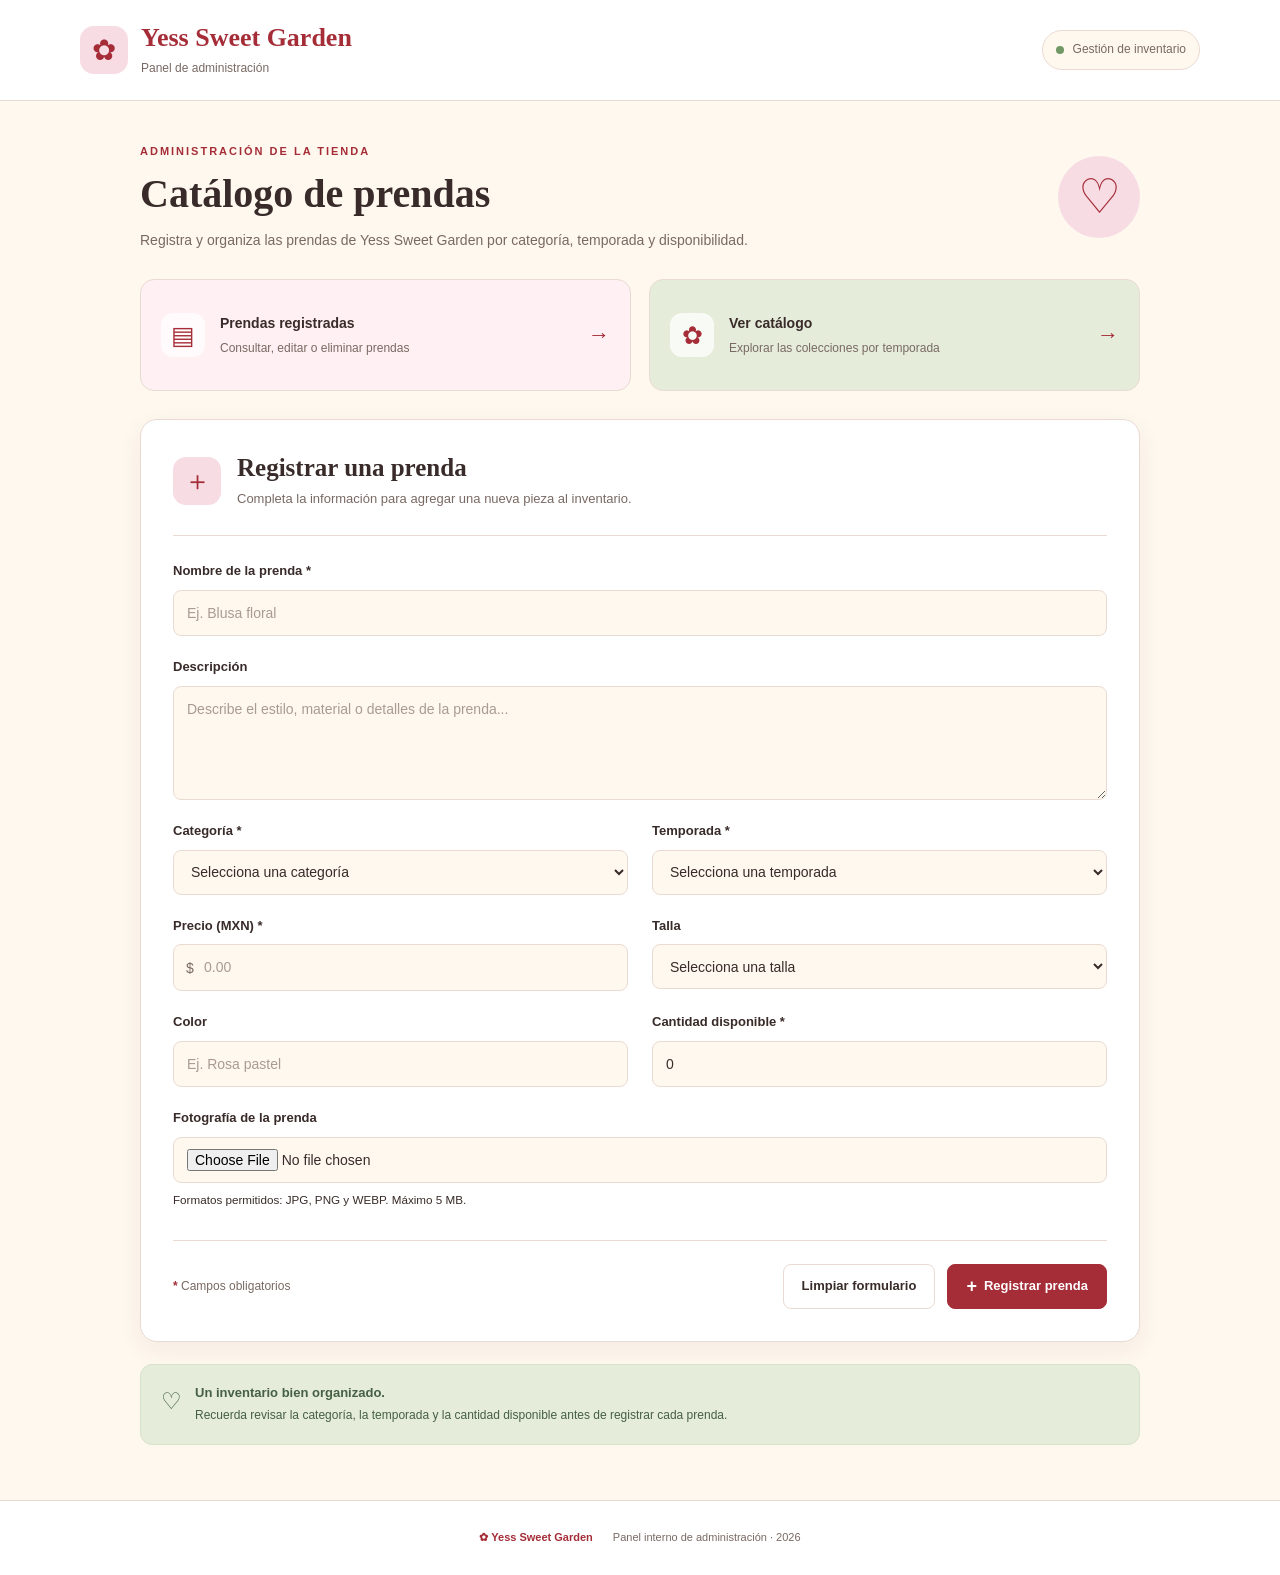
<file: index.html>
<!DOCTYPE html>
<html lang="es">

<head>
    <meta charset="UTF-8">
    <meta name="viewport" content="width=device-width, initial-scale=1.0">

    <title>Administración | Yess Sweet Garden</title>

    <link rel="stylesheet" href="css/admin.css">
</head>

<body>

    <!-- ENCABEZADO -->
    <header class="admin-header">

        <div class="header-contenido">
            <div class="marca">
                <span class="marca-icono">✿</span>

                <div>
                    <h1>Yess Sweet Garden</h1>
                    <p>Panel de administración</p>
                </div>
            </div>

            <span class="estado-panel">
                <span class="estado-punto"></span>
                Gestión de inventario
            </span>
        </div>

    </header>

    <main class="admin-container">

        <!-- INTRODUCCIÓN -->
        <section class="bienvenida">

            <div>
                <p class="sobre-titulo">ADMINISTRACIÓN DE LA TIENDA</p>

                <h2>Catálogo de prendas</h2>

                <p class="bienvenida-descripcion">
                    Registra y organiza las prendas de Yess Sweet Garden
                    por categoría, temporada y disponibilidad.
                </p>
            </div>

            <div class="decoracion-bienvenida" aria-hidden="true">
                ♡
            </div>

        </section>

        <!-- ACCESOS RÁPIDOS -->
        <section class="accesos-rapidos">

            <a href="listar.php" class="acceso-card acceso-rosa">

                <span class="acceso-icono">▤</span>

                <span class="acceso-texto">
                    <strong>Prendas registradas</strong>
                    <small>Consultar, editar o eliminar prendas</small>
                </span>

                <span class="acceso-flecha">→</span>

            </a>

            <a href="catalogo.php" class="acceso-card acceso-verde">

                <span class="acceso-icono">✿</span>

                <span class="acceso-texto">
                    <strong>Ver catálogo</strong>
                    <small>Explorar las colecciones por temporada</small>
                </span>

                <span class="acceso-flecha">→</span>

            </a>

        </section>

        <!-- FORMULARIO -->
        <section class="formulario-card">

            <div class="formulario-encabezado">

                <div class="formulario-icono">＋</div>

                <div>
                    <h2>Registrar una prenda</h2>

                    <p>
                        Completa la información para agregar una nueva pieza
                        al inventario.
                    </p>
                </div>

            </div>

            <div class="separador"></div>

            <form action="crear.php" method="POST" enctype="multipart/form-data">

                <div class="form-grid">

                    <!-- NOMBRE -->
                    <div class="campo campo-completo">
                        <label for="nombre">Nombre de la prenda *</label>

                        <input
                            type="text"
                            id="nombre"
                            name="nombre"
                            placeholder="Ej. Blusa floral"
                            maxlength="100"
                            required
                        >
                    </div>

                    <!-- DESCRIPCIÓN -->
                    <div class="campo campo-completo">
                        <label for="descripcion">Descripción</label>

                        <textarea
                            id="descripcion"
                            name="descripcion"
                            rows="4"
                            placeholder="Describe el estilo, material o detalles de la prenda..."
                        ></textarea>
                    </div>

                    <!-- CATEGORÍA -->
                    <div class="campo">
                        <label for="categoria">Categoría *</label>

                        <select id="categoria" name="categoria" required>
                            <option value="">Selecciona una categoría</option>
                            <option value="Blusa">Blusa</option>
                            <option value="Pantalón">Pantalón</option>
                            <option value="Vestido">Vestido</option>
                            <option value="Falda">Falda</option>
                            <option value="Suéter">Suéter</option>
                            <option value="Abrigo">Abrigo</option>
                            <option value="Otro">Otro</option>
                        </select>
                    </div>

                    <!-- TEMPORADA -->
                    <div class="campo">
                        <label for="temporada">Temporada *</label>

                        <select id="temporada" name="temporada" required>
                            <option value="">Selecciona una temporada</option>
                            <option value="Primavera">Primavera</option>
                            <option value="Verano">Verano</option>
                            <option value="Otoño">Otoño</option>
                            <option value="Invierno">Invierno</option>
                        </select>
                    </div>

                    <!-- PRECIO -->
                    <div class="campo">
                        <label for="precio">Precio (MXN) *</label>

                        <div class="entrada-prefijo">
                            <span>$</span>

                            <input
                                type="number"
                                id="precio"
                                name="precio"
                                min="0.01"
                                step="0.01"
                                placeholder="0.00"
                                required
                            >
                        </div>
                    </div>

                    <!-- TALLA -->
                    <div class="campo">
                        <label for="talla">Talla</label>

                        <select id="talla" name="talla">
                            <option value="">Selecciona una talla</option>
                            <option value="XS">XS</option>
                            <option value="S">S</option>
                            <option value="M">M</option>
                            <option value="L">L</option>
                            <option value="XL">XL</option>
                            <option value="Unitalla">Unitalla</option>
                        </select>
                    </div>

                    <!-- COLOR -->
                    <div class="campo">
                        <label for="color">Color</label>

                        <input
                            type="text"
                            id="color"
                            name="color"
                            placeholder="Ej. Rosa pastel"
                            maxlength="50"
                        >
                    </div>

                    <!-- STOCK -->
                    <div class="campo">
                        <label for="stock">Cantidad disponible *</label>

                        <input
                            type="number"
                            id="stock"
                            name="stock"
                            min="0"
                            step="1"
                            value="0"
                            required
                        >
                    </div>

                    <!-- FOTOGRAFÍA -->
                    <div class="campo campo-completo">
                        <label for="imagen">Fotografía de la prenda</label>

                        <input
                            type="file"
                            id="imagen"
                            name="imagen"
                            accept=".jpg,.jpeg,.png,.webp"
                        >

                        <small>
                            Formatos permitidos: JPG, PNG y WEBP.
                            Máximo 5 MB.
                        </small>
                    </div>

                </div>

                <!-- BOTONES -->
                <div class="formulario-acciones">

                    <p class="nota-campos">
                        <span>*</span> Campos obligatorios
                    </p>

                    <button type="reset" class="btn-limpiar">
                        Limpiar formulario
                    </button>

                    <button type="submit" class="btn-registrar">
                        <span>+</span>
                        Registrar prenda
                    </button>

                </div>

            </form>

        </section>

        <!-- NOTA INFORMATIVA -->
        <aside class="nota-inventario">
            <span class="nota-icono">♡</span>

            <p>
                <strong>Un inventario bien organizado.</strong>
                Recuerda revisar la categoría, la temporada y la cantidad
                disponible antes de registrar cada prenda.
            </p>
        </aside>

    </main>

    <!-- PIE DE PÁGINA -->
    <footer class="admin-footer">
        <span>✿ Yess Sweet Garden</span>
        <span>Panel interno de administración · 2026</span>
    </footer>

</body>
</html>
</file>
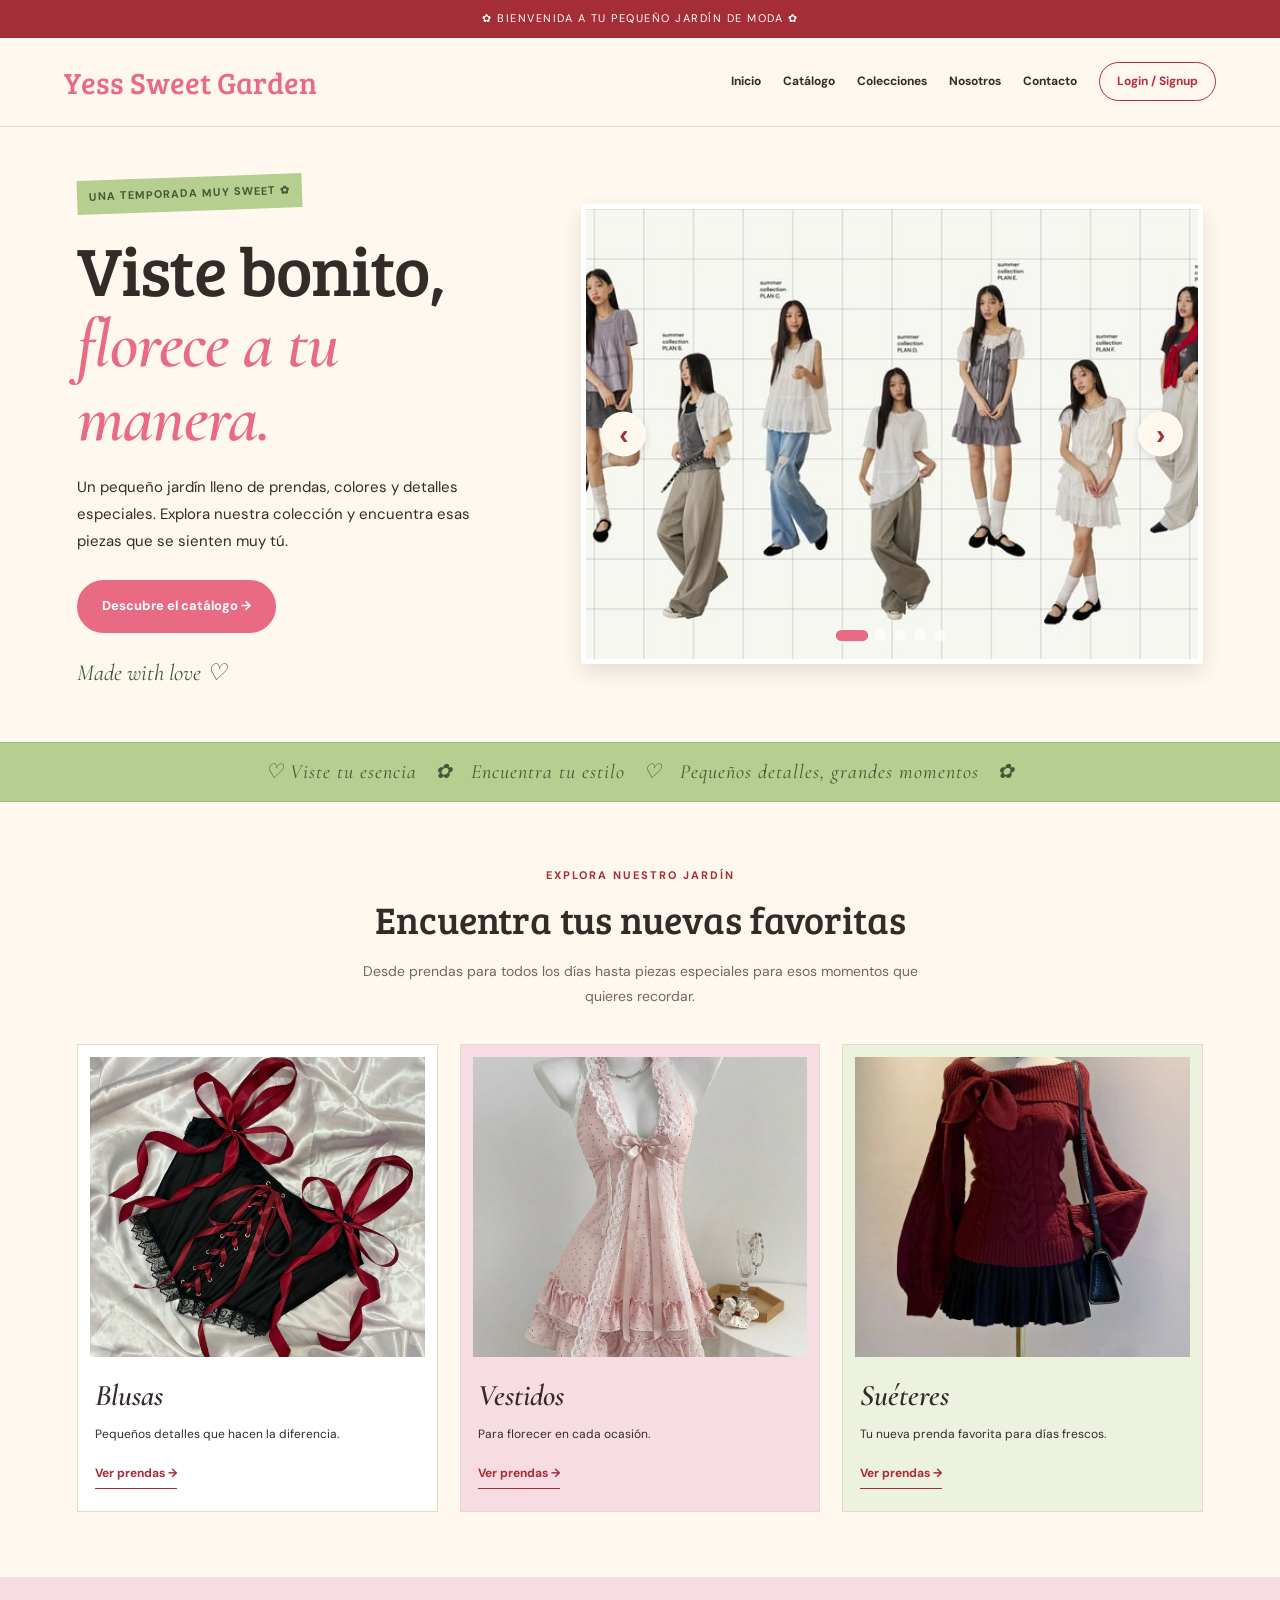
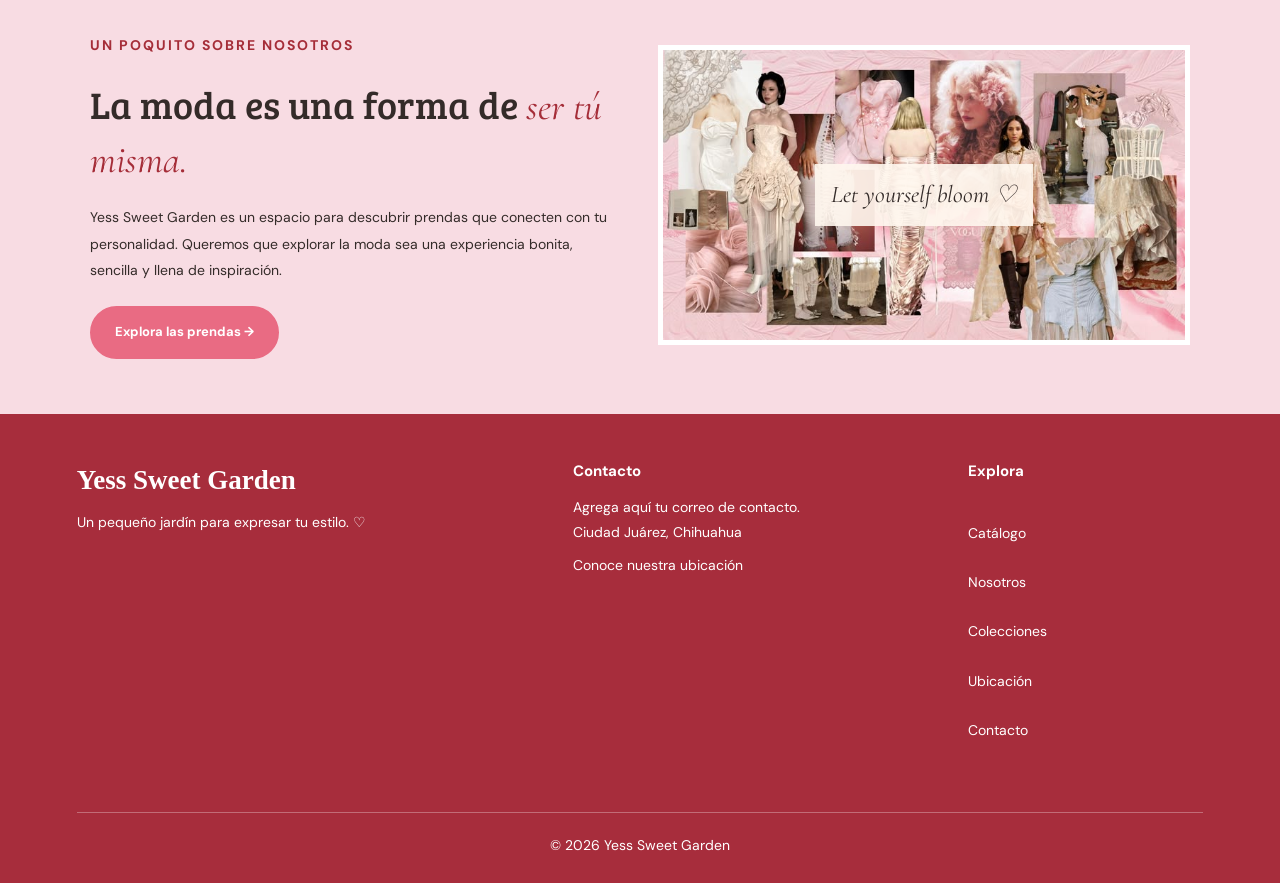
<file: inicio.html>
<!DOCTYPE html>
<html lang="es">
<head>
    <meta charset="UTF-8">
    <meta name="viewport" content="width=device-width, initial-scale=1.0">

    <title>Yess Sweet Garden | Tu estilo florece aquí</title>

    <link rel="preconnect" href="https://fonts.googleapis.com">
    <link rel="preconnect" href="https://fonts.gstatic.com" crossorigin>
    <link href="https://fonts.googleapis.com/css2?family=Bree+Serif&family=DM+Sans:wght@400;500;600;700&family=Cormorant+Garamond:ital,wght@1,500;1,600&display=swap" rel="stylesheet">

    <link rel="stylesheet" href="css/estilos-inicio.css">
</head>

<body>

    <div class="announcement">
        ✿ Bienvenida a tu pequeño jardín de moda ✿
    </div>

    <header class="header">
        <a href="inicio.html" class="logo">Yess Sweet Garden</a>

        <nav aria-label="Navegación principal">
    <a href="inicio.html">Inicio</a>
    <a href="../YessSweetGarden/catalogo.php">Catálogo</a>
    <a href="#colecciones">Colecciones</a>
    <a href="#nosotros">Nosotros</a>
    <a href="#contacto">Contacto</a>
    <a href="login_usuario.php"
   class="nav-login"
   id="acceso-usuario">
    Login / Signup
</a>
</nav>
    </header>

    <main>

        <!-- PORTADA -->

        <section class="hero">

            <div class="hero-copy">
                <span class="eyebrow">UNA TEMPORADA MUY SWEET ✿</span>

                <h1>
                    Viste bonito,
                    <span>florece a tu manera.</span>
                </h1>

                <p>
                    Un pequeño jardín lleno de prendas, colores y detalles
                    especiales. Explora nuestra colección y encuentra
                    esas piezas que se sienten muy tú.
                </p>

                <a href="catalogo.php" class="primary-button">
                    Descubre el catálogo →
                </a>

                <span class="handwritten">Made with love ♡</span>
            </div>

           
<!-- CARRUSEL DE FOTOGRAFÍAS -->

<div class="hero-carousel" aria-label="Inspiración de moda">

    <div class="carousel-slide active">
        <img src="imagenes/inspo.jpg" alt="Inspiración de ropa y prendas">
    </div>

    <div class="carousel-slide">
        <img src="imagenes/corbtas.jpg" alt="Accesorios coloridos">
    </div>

    <div class="carousel-slide">
        <img src="imagenes/fashion.jpg" alt="Detalles de moda">
    </div>

    <div class="carousel-slide">
        <img src="imagenes/colects.jpg" alt="Colección de prendas">
    </div>

    <div class="carousel-slide">
        <img src="imagenes/mood.jpg" alt="Inspiración de moda">
    </div>

    <button class="carousel-arrow carousel-prev" type="button" aria-label="Imagen anterior">‹</button>
    <button class="carousel-arrow carousel-next" type="button" aria-label="Imagen siguiente">›</button>

    <div class="carousel-indicators">
        <button class="carousel-dot active" aria-label="Ir a imagen 1"></button>
        <button class="carousel-dot" aria-label="Ir a imagen 2"></button>
        <button class="carousel-dot" aria-label="Ir a imagen 3"></button>
        <button class="carousel-dot" aria-label="Ir a imagen 4"></button>
        <button class="carousel-dot" aria-label="Ir a imagen 5"></button>
    </div>

</div>

            
        </section>

        <!-- FRANJA DECORATIVA -->

        <div class="ticker">
            ♡ Viste tu esencia &nbsp; ✿ &nbsp;
            Encuentra tu estilo &nbsp; ♡ &nbsp;
            Pequeños detalles, grandes momentos &nbsp; ✿
        </div>

        <!-- COLECCIONES DESTACADAS -->

        <section class="collections" id="colecciones">

            <p class="section-label">EXPLORA NUESTRO JARDÍN</p>

            <h2 class="section-title">
                Encuentra tus nuevas favoritas
            </h2>

            <p class="section-description">
                Desde prendas para todos los días hasta piezas especiales
                para esos momentos que quieres recordar.
            </p>

            <div class="collection-grid">

                <article class="collection-card">
                    <img
                        src="imagenes/blusas.jpg"
                        alt="Colección de blusas"
                        loading="lazy"
                    >

                    <h3>Blusas</h3>
                    <p>Pequeños detalles que hacen la diferencia.</p>

                    <a class="text-link" href="catalogo.php">
                        Ver prendas →
                    </a>
                </article>

                <article class="collection-card">
                    <img
                        src="imagenes/dress.jpg"
                        alt="Colección de vestidos"
                        loading="lazy"
                    >

                    <h3>Vestidos</h3>
                    <p>Para florecer en cada ocasión.</p>

                    <a class="text-link" href="catalogo.php">
                        Ver prendas →
                    </a>
                </article>

                <article class="collection-card">
                    <img
                        src="imagenes/sueter.jpg"
                        alt="Colección de suéteres"
                        loading="lazy"
                    >

                    <h3>Suéteres</h3>
                    <p>Tu nueva prenda favorita para días frescos.</p>

                    <a class="text-link" href="catalogo.php">
                        Ver prendas →
                    </a>
                </article>

            </div>

        </section>

        <!-- PRESENTACIÓN DE LA MARCA -->

        <section class="brand-section" id="nosotros">

            <div class="brand-copy">

                <p class="section-label">UN POQUITO SOBRE NOSOTROS</p>

                <h2>
                    La moda es una forma de
                    <span>ser tú misma.</span>
                </h2>

                <p>
                    Yess Sweet Garden es un espacio para descubrir prendas
                    que conecten con tu personalidad. Queremos que explorar
                    la moda sea una experiencia bonita, sencilla y llena
                    de inspiración.
                </p>

                <a href="catalogo.php" class="primary-button">
                    Explora las prendas →
                </a>

            </div>

            <div class="brand-image">
                <img
                    src="imagenes/mood.jpg"
                    alt="Inspiración visual de Yess Sweet Garden"
                    loading="lazy"
                >

                <span>Let yourself bloom ♡</span>
            </div>

        </section>

    </main>

   
<!-- PIE DE PÁGINA -->

<footer class="footer" id="contacto">

    <div class="footer-brand">
        <a href="inicio.html" class="logo">Yess Sweet Garden</a>
        <p>Un pequeño jardín para expresar tu estilo. ♡</p>
    </div>

    <div class="footer-contact">
        <h3>Contacto</h3>
        <p>Agrega aquí tu correo de contacto.</p>
        <p>Ciudad Juárez, Chihuahua</p>
        <a href="ubicacion.php">Conoce nuestra ubicación</a>
    </div>

    <div class="footer-links">
        <h3>Explora</h3>
        <a href="catalogo.php">Catálogo</a>
        <a href="#nosotros">Nosotros</a>
        <a href="#colecciones">Colecciones</a>
        <a href="ubicacion.php">Ubicación</a>
              <a href="contacto.php">Contacto</a>
    </div>

    <p class="copyright">© 2026 Yess Sweet Garden</p>

</footer>

    </footer>

    <!-- JAVASCRIPT DEL CARRUSEL -->
    <script>
        const slides = document.querySelectorAll('.carousel-slide');
        const dots = document.querySelectorAll('.carousel-dot');
        const anterior = document.querySelector('.carousel-prev');
        const siguiente = document.querySelector('.carousel-next');

        let indiceActual = 0;

        function mostrarImagen(indice) {
            slides[indiceActual].classList.remove('active');
            dots[indiceActual].classList.remove('active');

            indiceActual = (indice + slides.length) % slides.length;

            slides[indiceActual].classList.add('active');
            dots[indiceActual].classList.add('active');
        }

        siguiente.addEventListener('click', () => {
            mostrarImagen(indiceActual + 1);
        });

        anterior.addEventListener('click', () => {
            mostrarImagen(indiceActual - 1);
        });

        dots.forEach((dot, indice) => {
            dot.addEventListener('click', () => {
                mostrarImagen(indice);
            });
        });

        // Cambio automático cada 5 segundos
        setInterval(() => {
            mostrarImagen(indiceActual + 1);
        }, 5000);
    </script>
<script>
document.addEventListener('DOMContentLoaded', async () => {

    const accesoUsuario = document.getElementById('acceso-usuario');

    if (!accesoUsuario) return;

    try {
        const respuesta = await fetch('estado_sesion_usuario.php', {
            cache: 'no-store',
            credentials: 'same-origin'
        });

        if (!respuesta.ok) {
            throw new Error('No se pudo comprobar la sesión.');
        }

        const datos = await respuesta.json();

        if (datos.sesion) {

            accesoUsuario.href = 'perfil_usuario.php';
            accesoUsuario.classList.add('nav-usuario-icono');
            accesoUsuario.setAttribute('aria-label', 'Mi cuenta');
            accesoUsuario.setAttribute('title', 'Mi cuenta');

            accesoUsuario.innerHTML = `
                <svg viewBox="0 0 24 24"
                     width="21"
                     height="21"
                     fill="none"
                     stroke="currentColor"
                     stroke-width="1.8"
                     stroke-linecap="round"
                     stroke-linejoin="round"
                     aria-hidden="true">
                    <circle cx="12" cy="8" r="4"></circle>
                    <path d="M4 21c0-4.4 3.6-7 8-7s8 2.6 8 7"></path>
                </svg>
            `;

        } else {

            accesoUsuario.href = 'login_usuario.php';
            accesoUsuario.classList.remove('nav-usuario-icono');
            accesoUsuario.textContent = 'Login / Signup';
        }

    } catch (error) {
        console.error('Error al comprobar la sesión:', error);
    }

});
</script>
</body>
</html>

</body>
</html>
</file>
<file: css/admin.css>
/* ========================================
   YESS SWEET GARDEN
   Panel de administración
======================================== */

:root {
    --crema: #fff8ef;
    --blanco: #ffffff;
    --rosa: #f7dce4;
    --rosa-claro: #fff0f3;
    --rosa-fuerte: #e96b83;
    --cereza: #a52d38;
    --cereza-oscuro: #84202d;
    --verde: #e5ecd9;
    --verde-oscuro: #456044;
    --texto: #382b29;
    --texto-suave: #796963;
    --borde: #eadbd2;
    --sombra: 0 8px 28px rgba(65, 39, 35, 0.06);
}

/* REINICIO */

* {
    box-sizing: border-box;
}

html {
    scroll-behavior: smooth;
}

body {
    margin: 0;
    background: var(--crema);
    color: var(--texto);
    font-family: "DM Sans", Arial, sans-serif;
    font-size: 14px;
    line-height: 1.6;
}

button,
input,
select,
textarea {
    font: inherit;
}

a {
    color: inherit;
    text-decoration: none;
}

button:focus-visible,
a:focus-visible,
input:focus-visible,
select:focus-visible,
textarea:focus-visible {
    outline: 3px solid var(--rosa-fuerte);
    outline-offset: 3px;
}

/* ========================================
   ENCABEZADO
======================================== */

.admin-header {
    background: var(--blanco);
    border-bottom: 1px solid var(--borde);
}

.header-contenido {
    width: min(1120px, 92%);
    min-height: 100px;
    margin: auto;
    display: flex;
    justify-content: space-between;
    align-items: center;
    gap: 20px;
}

.marca {
    display: flex;
    align-items: center;
    gap: 13px;
}

.marca-icono {
    width: 48px;
    height: 48px;
    display: grid;
    place-items: center;
    border-radius: 14px;
    background: var(--rosa);
    color: var(--cereza);
    font-size: 29px;
}

.marca h1 {
    margin: 0;
    color: var(--cereza);
    font-family: Georgia, serif;
    font-size: 26px;
    font-weight: 700;
    line-height: 1.25;
}

.marca p {
    margin: 4px 0 0;
    color: var(--texto-suave);
    font-size: 12px;
}

.estado-panel {
    display: flex;
    align-items: center;
    gap: 9px;
    padding: 9px 13px;
    border: 1px solid var(--borde);
    border-radius: 30px;
    background: var(--crema);
    color: var(--texto-suave);
    font-size: 12px;
}

.estado-punto {
    width: 8px;
    height: 8px;
    border-radius: 50%;
    background: #709765;
}

/* ========================================
   CONTENEDOR PRINCIPAL
======================================== */

.admin-container {
    width: min(1000px, 92%);
    margin: 42px auto 55px;
}

/* ========================================
   BIENVENIDA
======================================== */

.bienvenida {
    display: flex;
    justify-content: space-between;
    align-items: center;
    gap: 25px;
    margin-bottom: 28px;
}

.sobre-titulo {
    margin: 0 0 8px;
    color: var(--cereza);
    font-size: 11px;
    font-weight: 700;
    letter-spacing: 2px;
}

.bienvenida h2 {
    margin: 0;
    font-family: Georgia, serif;
    font-size: clamp(30px, 4vw, 40px);
    font-weight: 700;
    line-height: 1.25;
}

.bienvenida-descripcion {
    max-width: 650px;
    margin: 10px 0 0;
    color: var(--texto-suave);
    font-size: 14px;
}

.decoracion-bienvenida {
    width: 82px;
    height: 82px;
    flex-shrink: 0;
    display: grid;
    place-items: center;
    border-radius: 50%;
    background: var(--rosa);
    color: var(--cereza);
    font-family: Georgia, serif;
    font-size: 48px;
}

/* ========================================
   ACCESOS RÁPIDOS
======================================== */

.accesos-rapidos {
    display: grid;
    grid-template-columns: repeat(2, minmax(0, 1fr));
    gap: 18px;
    margin-bottom: 28px;
}

.acceso-card {
    min-height: 112px;
    padding: 20px;
    display: flex;
    align-items: center;
    gap: 15px;
    border: 1px solid var(--borde);
    border-radius: 14px;
    transition: transform 0.2s ease, box-shadow 0.2s ease;
}

.acceso-rosa {
    background: var(--rosa-claro);
}

.acceso-verde {
    background: var(--verde);
}

.acceso-card:hover {
    transform: translateY(-3px);
    box-shadow: var(--sombra);
}

.acceso-icono {
    width: 44px;
    height: 44px;
    flex-shrink: 0;
    display: grid;
    place-items: center;
    border-radius: 12px;
    background: rgba(255, 255, 255, 0.75);
    color: var(--cereza);
    font-size: 25px;
}

.acceso-texto {
    display: flex;
    flex: 1;
    flex-direction: column;
    gap: 4px;
}

.acceso-texto strong {
    font-size: 14px;
}

.acceso-texto small {
    color: var(--texto-suave);
    font-size: 12px;
}

.acceso-flecha {
    color: var(--cereza);
    font-size: 22px;
}

/* ========================================
   TARJETA DEL FORMULARIO
======================================== */

.formulario-card {
    padding: 32px;
    border: 1px solid var(--borde);
    border-radius: 17px;
    background: var(--blanco);
    box-shadow: var(--sombra);
}

.formulario-encabezado {
    display: flex;
    align-items: center;
    gap: 16px;
}

.formulario-icono {
    width: 48px;
    height: 48px;
    flex-shrink: 0;
    display: grid;
    place-items: center;
    border-radius: 13px;
    background: var(--rosa);
    color: var(--cereza);
    font-size: 27px;
}

.formulario-encabezado h2 {
    margin: 0;
    font-family: Georgia, serif;
    font-size: 25px;
    line-height: 1.3;
}

.formulario-encabezado p {
    margin: 5px 0 0;
    color: var(--texto-suave);
    font-size: 13px;
}

.separador {
    height: 1px;
    margin: 25px 0;
    background: var(--borde);
}

/* ========================================
   CAMPOS DEL FORMULARIO
======================================== */

.form-grid {
    display: grid;
    grid-template-columns: repeat(2, minmax(0, 1fr));
    gap: 21px 24px;
}

.campo {
    min-width: 0;
    display: flex;
    flex-direction: column;
    gap: 8px;
}

.campo-completo {
    grid-column: 1 / -1;
}

.campo label {
    color: var(--texto);
    font-size: 13px;
    font-weight: 700;
}

.campo input,
.campo select,
.campo textarea {
    width: 100%;
    min-height: 45px;
    padding: 11px 13px;
    border: 1px solid var(--borde);
    border-radius: 8px;
    background: var(--crema);
    color: var(--texto);
    font-size: 14px;
    transition: border-color 0.2s, box-shadow 0.2s;
}

.campo textarea {
    min-height: 105px;
    resize: vertical;
}

.campo input::placeholder,
.campo textarea::placeholder {
    color: #a99b94;
}

.campo input:focus,
.campo select:focus,
.campo textarea:focus {
    border-color: var(--rosa-fuerte);
    outline: none;
    box-shadow: 0 0 0 3px rgba(233, 107, 131, 0.12);
}

/* Precio con símbolo de moneda */

.entrada-prefijo {
    position: relative;
}

.entrada-prefijo > span {
    position: absolute;
    top: 50%;
    left: 13px;
    color: var(--texto-suave);
    transform: translateY(-50%);
}

.entrada-prefijo input {
    padding-left: 30px;
}

/* ========================================
   BOTONES
======================================== */

.formulario-acciones {
    margin-top: 30px;
    padding-top: 23px;
    display: flex;
    justify-content: flex-end;
    align-items: center;
    flex-wrap: wrap;
    gap: 12px;
    border-top: 1px solid var(--borde);
}

.nota-campos {
    margin: 0 auto 0 0;
    color: var(--texto-suave);
    font-size: 12px;
}

.nota-campos span {
    color: var(--cereza);
    font-weight: 700;
}

.btn-limpiar,
.btn-registrar {
    min-height: 44px;
    padding: 11px 18px;
    border-radius: 8px;
    font-size: 13px;
    font-weight: 700;
    cursor: pointer;
    transition: background 0.2s, transform 0.2s;
}

.btn-limpiar {
    border: 1px solid var(--borde);
    background: var(--blanco);
    color: var(--texto);
}

.btn-limpiar:hover {
    background: var(--crema);
}

.btn-registrar {
    display: flex;
    align-items: center;
    justify-content: center;
    gap: 7px;
    border: 1px solid var(--cereza);
    background: var(--cereza);
    color: var(--blanco);
}

.btn-registrar span {
    font-size: 18px;
    line-height: 1;
}

.btn-registrar:hover {
    background: var(--cereza-oscuro);
    transform: translateY(-1px);
}

/* ========================================
   NOTA INFORMATIVA
======================================== */

.nota-inventario {
    margin-top: 22px;
    padding: 18px 20px;
    display: flex;
    align-items: flex-start;
    gap: 13px;
    border: 1px solid #d8e3c9;
    border-radius: 12px;
    background: var(--verde);
}

.nota-icono {
    color: var(--verde-oscuro);
    font-size: 23px;
}

.nota-inventario p {
    margin: 0;
    color: var(--verde-oscuro);
    font-size: 12px;
}

.nota-inventario strong {
    display: block;
    margin-bottom: 3px;
    font-size: 13px;
}

/* ========================================
   PIE DE PÁGINA
======================================== */

.admin-footer {
    min-height: 75px;
    padding: 20px 4%;
    display: flex;
    justify-content: center;
    align-items: center;
    flex-wrap: wrap;
    gap: 8px 20px;
    border-top: 1px solid var(--borde);
    background: var(--blanco);
    color: var(--texto-suave);
    font-size: 11px;
}

.admin-footer span:first-child {
    color: var(--cereza);
    font-weight: 700;
}

/* ========================================
   RESPONSIVE
======================================== */

@media (max-width: 650px) {
    .header-contenido {
        padding: 18px 0;
        align-items: flex-start;
        flex-direction: column;
    }

    .marca h1 {
        font-size: 23px;
    }

    .estado-panel {
        font-size: 11px;
    }

    .admin-container {
        margin: 28px auto 40px;
    }

    .bienvenida {
        align-items: flex-start;
    }

    .bienvenida h2 {
        font-size: 30px;
    }

    .decoracion-bienvenida {
        width: 55px;
        height: 55px;
        font-size: 33px;
    }

    .accesos-rapidos {
        grid-template-columns: 1fr;
    }

    .formulario-card {
        padding: 23px 18px;
    }

    .formulario-encabezado {
        align-items: flex-start;
    }

    .formulario-encabezado h2 {
        font-size: 22px;
    }

    .form-grid {
        grid-template-columns: 1fr;
        gap: 18px;
    }

    .campo-completo {
        grid-column: auto;
    }

    .formulario-acciones {
        align-items: stretch;
        flex-direction: column;
    }

    .nota-campos {
        margin: 0 0 8px;
    }

    .btn-limpiar,
    .btn-registrar {
        width: 100%;
    }

    .admin-footer {
        flex-direction: column;
        text-align: center;
    }
}

/* SELECCIÓN DE TALLAS Y EXISTENCIAS */

.ayuda-tallas {
    color: #806e68;
    font-size: 14px;
    margin: 8px 0 15px;
}

.tallas-grid {
    display: grid;
    grid-template-columns: repeat(3, minmax(0, 1fr));
    gap: 15px;
    margin-bottom: 12px;
}

.talla-item {
    display: flex;
    flex-direction: column;
    gap: 10px;
    padding: 15px;
    border: 1px solid #ead8ce;
    border-radius: 12px;
    background: #fffaf5;
}

.talla-item label {
    display: flex;
    align-items: center;
    gap: 8px;
    cursor: pointer;
    font-weight: 600;
}

.talla-item input[type="checkbox"] {
    width: 17px;
    height: 17px;
    accent-color: #b83d54;
}

.talla-item input[type="number"] {
    width: 100%;
    box-sizing: border-box;
}

.talla-item input[type="number"]:disabled {
    opacity: 0.45;
    cursor: not-allowed;
}

@media (max-width: 650px) {
    .tallas-grid {
        grid-template-columns: repeat(2, minmax(0, 1fr));
    }
}
</file>
<file: css/estilos-inicio.css>
/* ========================================
   YESS SWEET GARDEN
   Estilo vintage juvenil
======================================== */

:root {
    --pink: #e96b83;
    --pink-light: #f8dce3;
    --green: #b7ce91;
    --green-dark: #405a35;
    --cream: #fff8ef;
    --cherry: #a52d38;
    --ink: #342b29;
    --white: #ffffff;
    --border: #e6d5c8;
}

/* REGLAS GENERALES */

* {
    margin: 0;
    padding: 0;
    box-sizing: border-box;
}

html {
    scroll-behavior: smooth;
}

body {
    font-family: 'DM Sans', sans-serif;
    background: var(--cream);
    color: var(--ink);
    line-height: 1.6;
    width: 100%;
    max-width: 100%;
    overflow-x: hidden;
}

a {
    color: inherit;
    text-decoration: none;
}

img {
    display: block;
    max-width: 100%;
}

/* ANUNCIO SUPERIOR */

.announcement {
    background: var(--cherry);
    color: var(--white);
    text-align: center;
    padding: 10px 15px;
    font-size: 11px;
    letter-spacing: 1.5px;
    text-transform: uppercase;
}

/* ENCABEZADO Y NAVEGACIÓN */

.header {
    display: flex;
    align-items: center;
    justify-content: space-between;
    gap: 25px;
    padding: 20px 5%;
    background: var(--cream);
    border-bottom: 1px solid var(--border);
}

.logo {
    font-family: 'Bree Serif', serif;
    font-size: clamp(21px, 2.5vw, 30px);
    font-weight: 400;
    color: var(--pink);
    white-space: nowrap;
}

.header nav {
    display: flex;
    align-items: center;
    justify-content: center;
    flex-wrap: wrap;
    gap: 22px;
}

.header nav a {
    font-size: 12px;
    font-weight: 700;
    transition: color 0.2s ease;
}

.header nav a:hover {
    color: var(--pink);
}

.header nav .nav-button {
    border: 1.5px solid var(--cherry);
    border-radius: 25px;
    padding: 10px 16px;
    color: var(--cherry);
}

.header nav .nav-button:hover {
    background: var(--cherry);
    color: var(--white);
}

/* PORTADA */

.hero {
    padding: 50px 6%;
    display: grid;
    grid-template-columns: 0.85fr 1.15fr;
    align-items: center;
    gap: 45px;
    overflow: hidden;
}

.hero-copy {
    position: relative;
    z-index: 2;
}

.eyebrow {
    display: inline-block;
    background: var(--green);
    color: var(--green-dark);
    padding: 8px 12px;
    font-size: 11px;
    font-weight: 700;
    letter-spacing: 1px;
    transform: rotate(-2deg);
    margin-bottom: 22px;
}

.hero h1 {
    font-family: 'Bree Serif', serif;
    font-size: clamp(42px, 5.4vw, 75px);
    font-weight: 400;
    line-height: 1.08;
    letter-spacing: -1px;
    margin-bottom: 18px;
}

.hero h1 span {
    display: block;
    color: var(--pink);
    font-family: 'Cormorant Garamond', serif;
    font-weight: 600;
    font-style: italic;
    letter-spacing: -1px;
}

.hero-copy p {
    max-width: 420px;
    font-size: 15px;
    line-height: 1.8;
    margin-bottom: 25px;
}

.primary-button {
    display: inline-block;
    background: var(--pink);
    color: var(--white);
    padding: 14px 23px;
    border: 2px solid var(--pink);
    border-radius: 30px;
    font-size: 13px;
    font-weight: 700;
    transition: background 0.2s ease, transform 0.2s ease;
}

.primary-button:hover {
    background: var(--cherry);
    border-color: var(--cherry);
    transform: translateY(-2px);
}

.handwritten {
    display: block;
    color: var(--green-dark);
    font-family: 'Cormorant Garamond', serif;
    font-style: italic;
    font-size: 23px;
    margin-top: 22px;
}


/* ETIQUETAS DECORATIVAS */

.sticker {
    position: absolute;
    z-index: 2;
    display: flex;
    align-items: center;
    justify-content: center;
    text-align: center;
    border-radius: 50%;
    font-size: 12px;
    font-weight: 700;
}

.sticker-cherry {
    background: var(--pink);
    color: var(--white);
    width: 80px;
    height: 80px;
    top: 42%;
    right: -15px;
    transform: rotate(12deg);
}

.sticker-green {
    background: var(--green);
    color: var(--green-dark);
    width: 75px;
    height: 75px;
    bottom: -5px;
    left: 40%;
    transform: rotate(-10deg);
}

/* FRANJA DECORATIVA */

.ticker {
    background: var(--green);
    color: var(--green-dark);
    padding: 13px 10px;
    text-align: center;
    font-family: 'Cormorant Garamond', serif;
    font-style: italic;
    font-size: 20px;
    letter-spacing: 1px;
    border-top: 1px solid #9fba78;
    border-bottom: 1px solid #9fba78;
}

/* COLECCIONES */

.collections {
    padding: 65px 6%;
    text-align: center;
}

.section-label {
    color: var(--cherry);
    font-size: 11px;
    font-weight: 700;
    letter-spacing: 2px;
    margin-bottom: 12px;
}

.section-title {
    font-family: 'Bree Serif', serif;
    font-size: clamp(27px, 3vw, 38px);
    font-weight: 400;
    line-height: 1.25;
    margin-bottom: 15px;
}

.section-description {
    max-width: 600px;
    margin: 0 auto;
    font-size: 14px;
    line-height: 1.8;
    color: #75665e;
}

.collection-grid {
    display: grid;
    grid-template-columns: repeat(3, minmax(0, 1fr));
    gap: 22px;
    margin-top: 35px;
    text-align: left;
}

.collection-card {
    background: var(--white);
    padding: 12px;
    border: 1px solid #e8d8cc;
    transition: transform 0.25s ease;
}

.collection-card:nth-child(2) {
    background: var(--pink-light);
}

.collection-card:nth-child(3) {
    background: #edf2df;
}

.collection-card:hover {
    transform: translateY(-5px);
}

.collection-card img {
    width: 100%;
    height: 300px;
    object-fit: cover;
    background: #eaded3;
}

.collection-card h3 {
    font-family: 'Cormorant Garamond', serif;
    font-style: italic;
    font-weight: 600;
    font-size: 30px;
    margin: 15px 5px 5px;
}

.collection-card p {
    margin: 0 5px 15px;
    font-size: 12px;
}

.text-link {
    display: inline-block;
    margin: 0 5px 10px;
    padding-bottom: 4px;
    border-bottom: 1px solid var(--cherry);
    color: var(--cherry);
    font-size: 12px;
    font-weight: 700;
}

/* PRESENTACIÓN DE LA MARCA */

.brand-section {
    padding: 55px 7%;
    background: var(--pink-light);
    display: grid;
    grid-template-columns: 1fr 1fr;
    align-items: center;
    gap: 35px;
}

.brand-copy h2 {
    font-family: 'Bree Serif', serif;
    font-size: clamp(28px, 3vw, 40px);
    font-weight: 400;
    line-height: 1.3;
    margin-bottom: 18px;
}

.brand-copy h2 span {
    color: var(--cherry);
    font-family: 'Cormorant Garamond', serif;
    font-style: italic;
}

.brand-copy p {
    font-size: 14px;
    line-height: 1.9;
    margin-bottom: 22px;
}

.brand-image {
    min-height: 300px;
    background: var(--green);
    border: 5px solid var(--white);
    display: flex;
    justify-content: center;
    align-items: center;
    text-align: center;
    padding: 20px;
    overflow: hidden;
    position: relative;
}

.brand-image img {
    position: absolute;
    width: 100%;
    height: 100%;
    inset: 0;
    object-fit: cover;
}

.brand-image span {
    position: relative;
    z-index: 1;
    background: rgba(255, 248, 239, 0.9);
    padding: 12px 16px;
    font-family: 'Cormorant Garamond', serif;
    font-style: italic;
    font-size: 24px;
}

/* PIE DE PÁGINA */

.footer {
    padding: 35px 6%;
    background: var(--cherry);
    color: var(--white);
    display: flex;
    justify-content: space-between;
    align-items: center;
    gap: 25px;
    flex-wrap: wrap;
}

.footer .logo {
    color: var(--white);
    font-size: 23px;
}

.footer p {
    font-size: 12px;
    line-height: 1.8;
}

.footer-links {
    display: flex;
    gap: 18px;
    flex-wrap: wrap;
}

.footer-links a {
    font-size: 12px;
}

.footer-links a:hover {
    text-decoration: underline;
}

.copyright {
    width: 100%;
    border-top: 1px solid rgba(255, 255, 255, 0.3);
    padding-top: 15px;
    text-align: center;
}

/* TABLET */

@media (max-width: 900px) {
    .header {
        flex-direction: column;
    }

    .hero {
        grid-template-columns: 1fr;
        gap: 35px;
    }

    .hero-copy {
        max-width: 650px;
    }

    .collage {
        max-width: 650px;
        width: 100%;
        margin: 0 auto;
    }

    .brand-section {
        grid-template-columns: 1fr;
    }

    .brand-image {
        min-height: 350px;
    }
}

/* CELULAR */

@media (max-width: 600px) {
    .announcement {
        font-size: 9px;
        letter-spacing: 0.8px;
    }

    .header {
        padding: 18px 4%;
        gap: 18px;
    }

    .logo {
        white-space: normal;
        text-align: center;
    }

    .header nav {
        gap: 13px;
    }

    .header nav a {
        font-size: 11px;
    }

    .header nav .nav-button {
        padding: 8px 12px;
    }

    .hero {
        padding: 35px 5%;
    }

    .hero h1 {
        font-size: 44px;
    }

    .collage {
        min-height: 330px;
        grid-template-rows: 145px 145px;
        gap: 7px;
    }

    .sticker-cherry {
        width: 60px;
        height: 60px;
        right: -6px;
        font-size: 10px;
    }

    .sticker-green {
        width: 58px;
        height: 58px;
        font-size: 10px;
    }

    .ticker {
        font-size: 16px;
    }

    .collections {
        padding: 45px 5%;
    }

    .collection-grid {
        grid-template-columns: 1fr;
        gap: 20px;
    }

    .collection-card img {
        height: 350px;
    }

    .brand-section {
        padding: 40px 6%;
    }

    .brand-image {
        min-height: 260px;
    }

    .footer {
        flex-direction: column;
        text-align: center;
    }

    .footer-links {
        justify-content: center;
    }
}

/* RESPETA LA PREFERENCIA DE MOVIMIENTO REDUCIDO */

@media (prefers-reduced-motion: reduce) {
    html {
        scroll-behavior: auto;
    }

    *,
    *::before,
    *::after {
        transition-duration: 0.01ms !important;
    }
}
/* =====================================
   CARRUSEL DE IMÁGENES
===================================== */

.carousel {
    position: relative;
    width: 100%;
    max-width: 100%;
    height: 460px;
    margin: 0;
    overflow: hidden;
    border: 4px solid var(--white);
    border-radius: 3px;
    box-shadow: 0 8px 20px rgba(53, 35, 30, 0.10);
    background: var(--pink-light);
}

/* Cada diapositiva */

.carousel-slide {
    position: absolute;
    inset: 0;
    width: 100%;
    height: 100%;
    opacity: 0;
    visibility: hidden;
    transition: opacity 0.6s ease;
}

.carousel-slide.active {
    opacity: 1;
    visibility: visible;
    z-index: 1;
}

/* Imágenes */

.carousel-slide img {
    width: 100%;
    height: 100%;
    object-fit: cover;
    object-position: center;
}

/* Botones anterior y siguiente */

.carousel-prev,
.carousel-next {
    position: absolute;
    top: 50%;
    transform: translateY(-50%);
    z-index: 3;

    width: 42px;
    height: 42px;

    border: none;
    border-radius: 50%;

    background: var(--cream);
    color: var(--cherry);

    font-size: 25px;
    font-weight: bold;

    cursor: pointer;
    box-shadow: 0 3px 10px rgba(0, 0, 0, 0.15);

    transition: background 0.2s ease, color 0.2s ease;
}

.carousel-prev {
    left: 15px;
}

.carousel-next {
    right: 15px;
}

.carousel-prev:hover,
.carousel-next:hover {
    background: var(--pink);
    color: var(--white);
}

/* Indicadores inferiores */

.carousel-dots {
    position: absolute;
    bottom: 15px;
    left: 50%;
    transform: translateX(-50%);
    z-index: 3;

    display: flex;
    gap: 9px;
}

.carousel-dot {
    width: 10px;
    height: 10px;
    padding: 0;

    border: 1px solid var(--white);
    border-radius: 50%;

    background: rgba(255, 255, 255, 0.6);
    cursor: pointer;

    transition: background 0.2s ease, transform 0.2s ease;
}

.carousel-dot.active {
    background: var(--pink);
    transform: scale(1.25);
}

/* Adaptación para pantallas pequeñas */

@media (max-width: 900px) {
    .carousel {
        max-width: 100%;
        height: 400px;
    }
}

@media (max-width: 600px) {
    .carousel {
        height: 280px;
    }

    .carousel-prev,
    .carousel-next {
        width: 34px;
        height: 34px;
        font-size: 20px;
    }

    .carousel-prev {
        left: 8px;
    }

    .carousel-next {
        right: 8px;
    }

    .carousel-dots {
        bottom: 10px;
    }
}/* DISTRIBUCIÓN ORIGINAL DE LA PORTADA */
.hero {
    display: grid;
    grid-template-columns: 0.85fr 1.15fr;
    align-items: center;
    gap: 45px;
    padding: 50px 6%;
    overflow: hidden;
}

/* TEXTO A LA IZQUIERDA */
.hero-copy {
    grid-column: 1;
    position: relative;
    z-index: 2;
    min-width: 0;
}

/* CARRUSEL SOLAMENTE A LA DERECHA */
.hero > .carousel {
    grid-column: 2;
    grid-row: 1;
    position: relative;
    width: 100%;
    max-width: 100%;
    height: 460px;
    min-width: 0;
    margin: 0;
    overflow: hidden;
}

/* IMÁGENES DENTRO DEL CARRUSEL */
.hero > .carousel .carousel-slide {
    position: absolute;
    inset: 0;
    width: 100%;
    height: 100%;
}

.hero > .carousel .carousel-slide img {
    width: 100%;
    height: 100%;
    object-fit: cover;
}

/* TABLET Y CELULAR */
@media (max-width: 900px) {
    .hero {
        grid-template-columns: 1fr;
        gap: 35px;
    }

    .hero-copy {
        grid-column: 1;
    }

    .hero > .carousel {
        grid-column: 1;
        grid-row: 2;
        width: 100%;
        height: 400px;
    }
}

@media (max-width: 600px) {
    .hero > .carousel {
        height: 280px;
    }
}
/* CARRUSEL DENTRO DE LA PORTADA */

.hero-carousel {
    position: relative;
    grid-column: 2;
    grid-row: 1;
    width: 100%;
    max-width: 100%;
    height: 460px;
    min-width: 0;
    overflow: hidden;
    border: 5px solid var(--white);
    border-radius: 4px;
    box-shadow: 0 8px 20px rgba(53, 35, 30, 0.12);
}

/* IMÁGENES */

.carousel-slide {
    position: absolute;
    inset: 0;
    width: 100%;
    height: 100%;
    opacity: 0;
    visibility: hidden;
    transition: opacity 0.6s ease;
}

.carousel-slide.active {
    opacity: 1;
    visibility: visible;
    z-index: 1;
}

.carousel-slide img {
    width: 100%;
    height: 100%;
    object-fit: cover;
    object-position: center;
}

/* FLECHAS */

.carousel-arrow {
    position: absolute;
    top: 50%;
    transform: translateY(-50%);
    z-index: 3;
    width: 45px;
    height: 45px;
    border: none;
    border-radius: 50%;
    background: var(--cream);
    color: var(--cherry);
    font-size: 28px;
    cursor: pointer;
    box-shadow: 0 3px 10px rgba(0, 0, 0, 0.12);
}

.carousel-prev {
    left: 15px;
}

.carousel-next {
    right: 15px;
}

/* INDICADORES */

.carousel-indicators {
    position: absolute;
    bottom: 18px;
    left: 50%;
    transform: translateX(-50%);
    display: flex;
    gap: 9px;
    z-index: 3;
}

.carousel-dot {
    width: 11px;
    height: 11px;
    padding: 0;
    border: 1px solid white;
    border-radius: 50%;
    background: rgba(255, 255, 255, 0.65);
    cursor: pointer;
}

.carousel-dot.active {
    width: 28px;
    border-radius: 10px;
    background: var(--pink);
}
@media (max-width: 768px) {

    .hero {
        grid-template-columns: 1fr;
        gap: 30px;
        padding: 35px 6%;
        overflow: hidden;
    }

    .hero-copy {
        grid-column: 1;
        grid-row: 1;
        width: 100%;
    }

    .hero-carousel {
        display: block !important;
        visibility: visible;
        grid-column: 1;
        grid-row: 2;
        width: 100%;
        max-width: 100%;
        height: 420px;
        min-width: 0;
        margin: 0;
    }

    .carousel-slide {
        width: 100%;
        height: 100%;
    }

    .carousel-slide img {
        width: 100%;
        height: 100%;
        object-fit: cover;
    }
}
.nav-login {
    padding: 9px 17px;
    border: 1px solid #b52d42;
    border-radius: 25px;
    color: #b52d42;
    font-size: 13px;
    font-weight: 600;
    text-decoration: none;
    transition: all 0.25s ease;
}

.nav-login:hover {
    background: #b52d42;
    color: #fff;
}

/* FOOTER YESS SWEET GARDEN */

.footer {
    display: grid;
    grid-template-columns: 1.3fr 1fr 0.7fr;
    gap: 60px;
    align-items: start;
    padding: 45px 6% 25px;
    background: #a72d3c;
    color: #fff;
}

.footer-brand,
.footer-contact,
.footer-links {
    display: flex;
    flex-direction: column;
    align-items: flex-start;
}

.footer-brand .logo {
    color: #fff;
    font-family: 'Playfair Display', serif;
    font-size: 27px;
    font-weight: 700;
    text-decoration: none;
    margin-bottom: 8px;
}

.footer p {
    font-size: 14px;
    line-height: 1.8;
}

.footer-contact h3,
.footer-links h3 {
    font-size: 15px;
    margin-bottom: 12px;
}

.footer-contact a,
.footer-links a {
    color: #fff;
    font-size: 14px;
    text-decoration: none;
    margin-top: 9px;
    transition: .2s ease;
}

.footer-contact a:hover,
.footer-links a:hover {
    color: #f8d5d9;
    text-decoration: underline;
}

.footer .copyright {
    grid-column: 1 / -1;
    width: 100%;
    padding-top: 20px;
    margin-top: 10px;
    border-top: 1px solid rgba(255,255,255,.3);
    text-align: center;
}

/* RESPONSIVE */

@media (max-width: 700px) {
    .footer {
        grid-template-columns: 1fr 1fr;
        gap: 30px;
        padding: 35px 7% 20px;
    }

    .footer-brand {
        grid-column: 1 / -1;
    }
}

@media (max-width: 450px) {
    .footer {
        grid-template-columns: 1fr;
        gap: 25px;
    }

    .footer-brand {
        grid-column: auto;
    }
}
</file>
